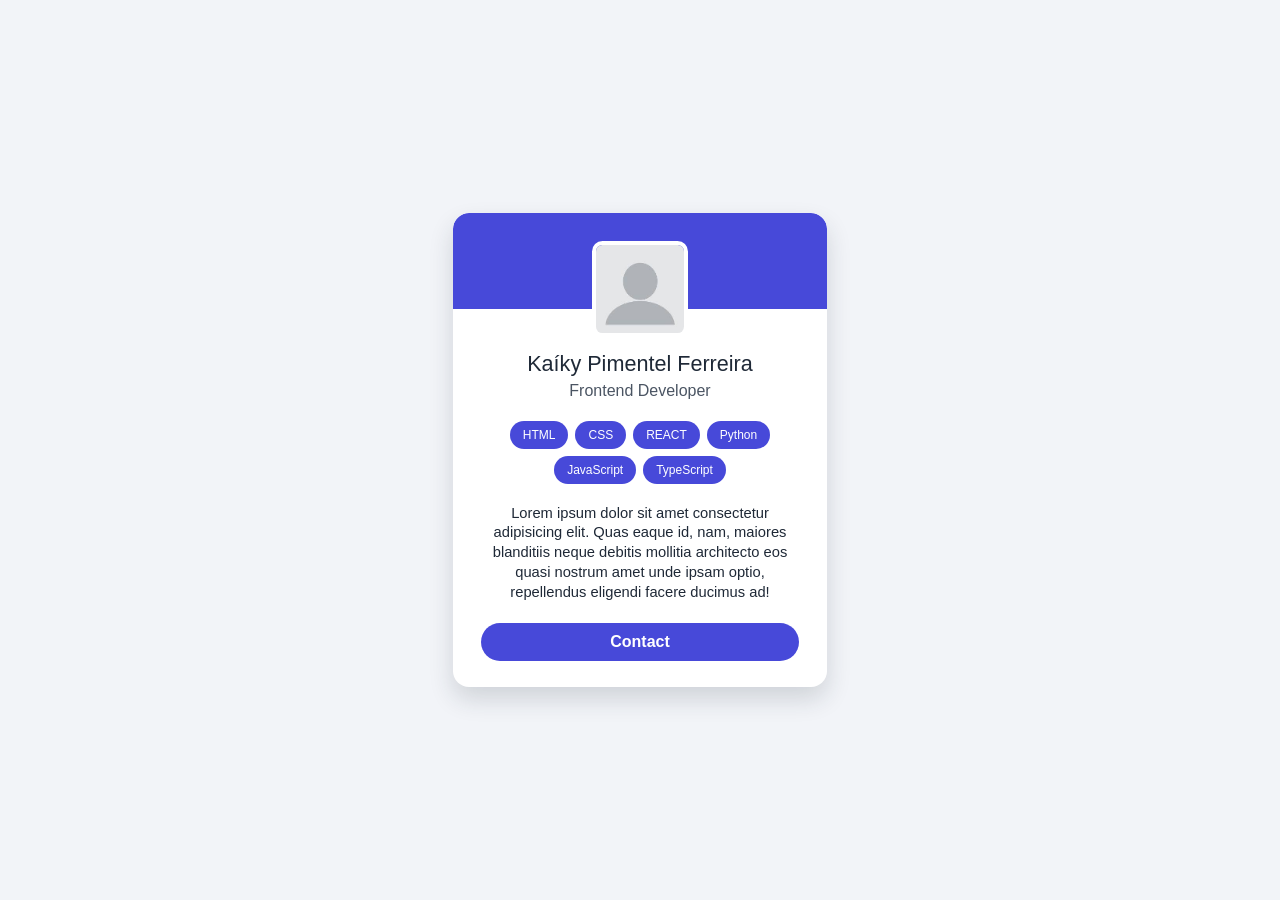
<file: UDWMJ 2/index.html>
<!DOCTYPE html>
<html lang="en">

<head>
    <meta charset="UTF-8">
    <meta name="viewport" content="width=device-width, initial-scale=1.0">
    <title>UDWMJ 2</title>
    <link rel="stylesheet" href="styles/styles.css">
</head>

<body>
    <div class="card">

        <div class="info">
            <p class="bg">⠀</p>
            <header>
                <img src="src/images.jpg" class="profile">
                <hgroup>
                    <h1 class="hero-title">Kaíky Pimentel Ferreira</h1>
                    <p class="hero-desc">Frontend Developer</p>
                </hgroup>
                <nav>
                    <ul class="habilities">
                        <li>
                            <a target="_blank" rel="noopener noreferrer"
                                href="https://www.w3.org/TR/2011/WD-html5-20110405/">HTML</a>
                        </li>

                        <li>
                            <a target="_blank" rel="noopener noreferrer"
                                href="https://developer.mozilla.org/en-US/docs/Web/CSS">CSS</a>
                        </li>

                        <li>
                            <a target="_blank" rel="noopener noreferrer" href="https://react.dev/">REACT</a>
                        </li>

                        <li>
                            <a target="_blank" rel="noopener noreferrer" href="https://docs.python.org/3/">Python</a>
                        </li>

                        <li>
                            <a target="_blank" rel="noopener noreferrer"
                                href="https://developer.mozilla.org/en-US/docs/Web/JavaScript">JavaScript</a>
                        </li>

                        <li>
                            <a target="_blank" rel="noopener noreferrer"
                                href="https://www.typescriptlang.org/">TypeScript</a>
                        </li>

                    </ul>
                </nav>
            </header>
            <main>
                <p>Lorem ipsum dolor sit amet consectetur adipisicing elit. Quas eaque id, nam, maiores blanditiis neque
                    debitis mollitia architecto eos quasi nostrum amet unde ipsam optio, repellendus eligendi facere
                    ducimus
                    ad!</p>
                <a target="_blank" rel="noopener noreferrer"
                    href="https://www.linkedin.com/in/kaiky-pimentel/">Contact</a>
            </main>
        </div>

    </div>
</body>

</html>
</file>
<file: UDWMJ 2/styles/styles.css>
:root {
    --cor-primaria: #4749d9;
    --cor-destaque: #3335b8;
    --cor-fundo: #f2f4f8;
    --cor-texto: #1f2937;
}

* {
    margin: 0;
    padding: 0;
    box-sizing: border-box;
}

body {
    min-height: 100vh;
    background-color: var(--cor-fundo);
    color: var(--cor-texto);
    font-family: Arial, sans-serif;
    display: flex;
    flex-direction: column;
    justify-content: center;
    align-items: center;
}

.card {
    width: min(100% - 2rem, 374px);
}

.info {
    background-color: #fff;
    border-radius: 1rem;
    box-shadow: 0 12px 24px rgba(31, 41, 55, 0.16);
    display: flex;
    flex-direction: column;
    align-items: center;
    overflow: hidden;
    padding-bottom: 26px;
}

.bg {
    width: 100%;
    height: 96px;
    background-color: var(--cor-primaria);
    border-radius: 1rem 1rem 0 0;
}

header {
    display: flex;
    flex-direction: column;
    align-items: center;
    width: 100%;
    margin-top: -68px;
}

.profile {
    width: 96px;
    height: 96px;
    object-fit: cover;
    border-radius: 0.65rem;
    border: 4px solid #fff;
    background-color: #fff;
}

hgroup {
    margin-top: 14px;
    text-align: center;
}

.hero-title {
    font-size: 1.35rem;
    font-weight: 500;
}

.hero-desc {
    margin-top: 3px;
    line-height: 1.4;
    color: #4b5563;
}

nav {
    width: 100%;
    padding: 18px 24px 0;
}

.habilities {
    list-style: none;
    display: flex;
    flex-wrap: wrap;
    gap: 7px;
    justify-content: center;
}

main {
    width: 100%;
    padding: 20px 28px 0;
    text-align: center;
}

main p {
    line-height: 1.35;
    font-size: 0.92rem;
}

.habilities a,
main a {
    display: inline-block;
    text-decoration: none;
    background-color: var(--cor-primaria);
    color: #fff;
    border-radius: 999px;
    transition: background-color 0.3s;
}

.habilities a:hover,
main a:hover {
    background-color: var(--cor-destaque);
}

.habilities a {
    padding: 7px 13px;
    font-size: 0.75rem;
}

main a {
    width: 100%;
    margin-top: 20px;
    padding: 10px 16px;
    font-weight: 600;
}

@media (max-width: 400px) {
    .card {
        width: calc(100% - 1.5rem);
    }

    main {
        padding-inline: 20px;
    }
}
</file>
